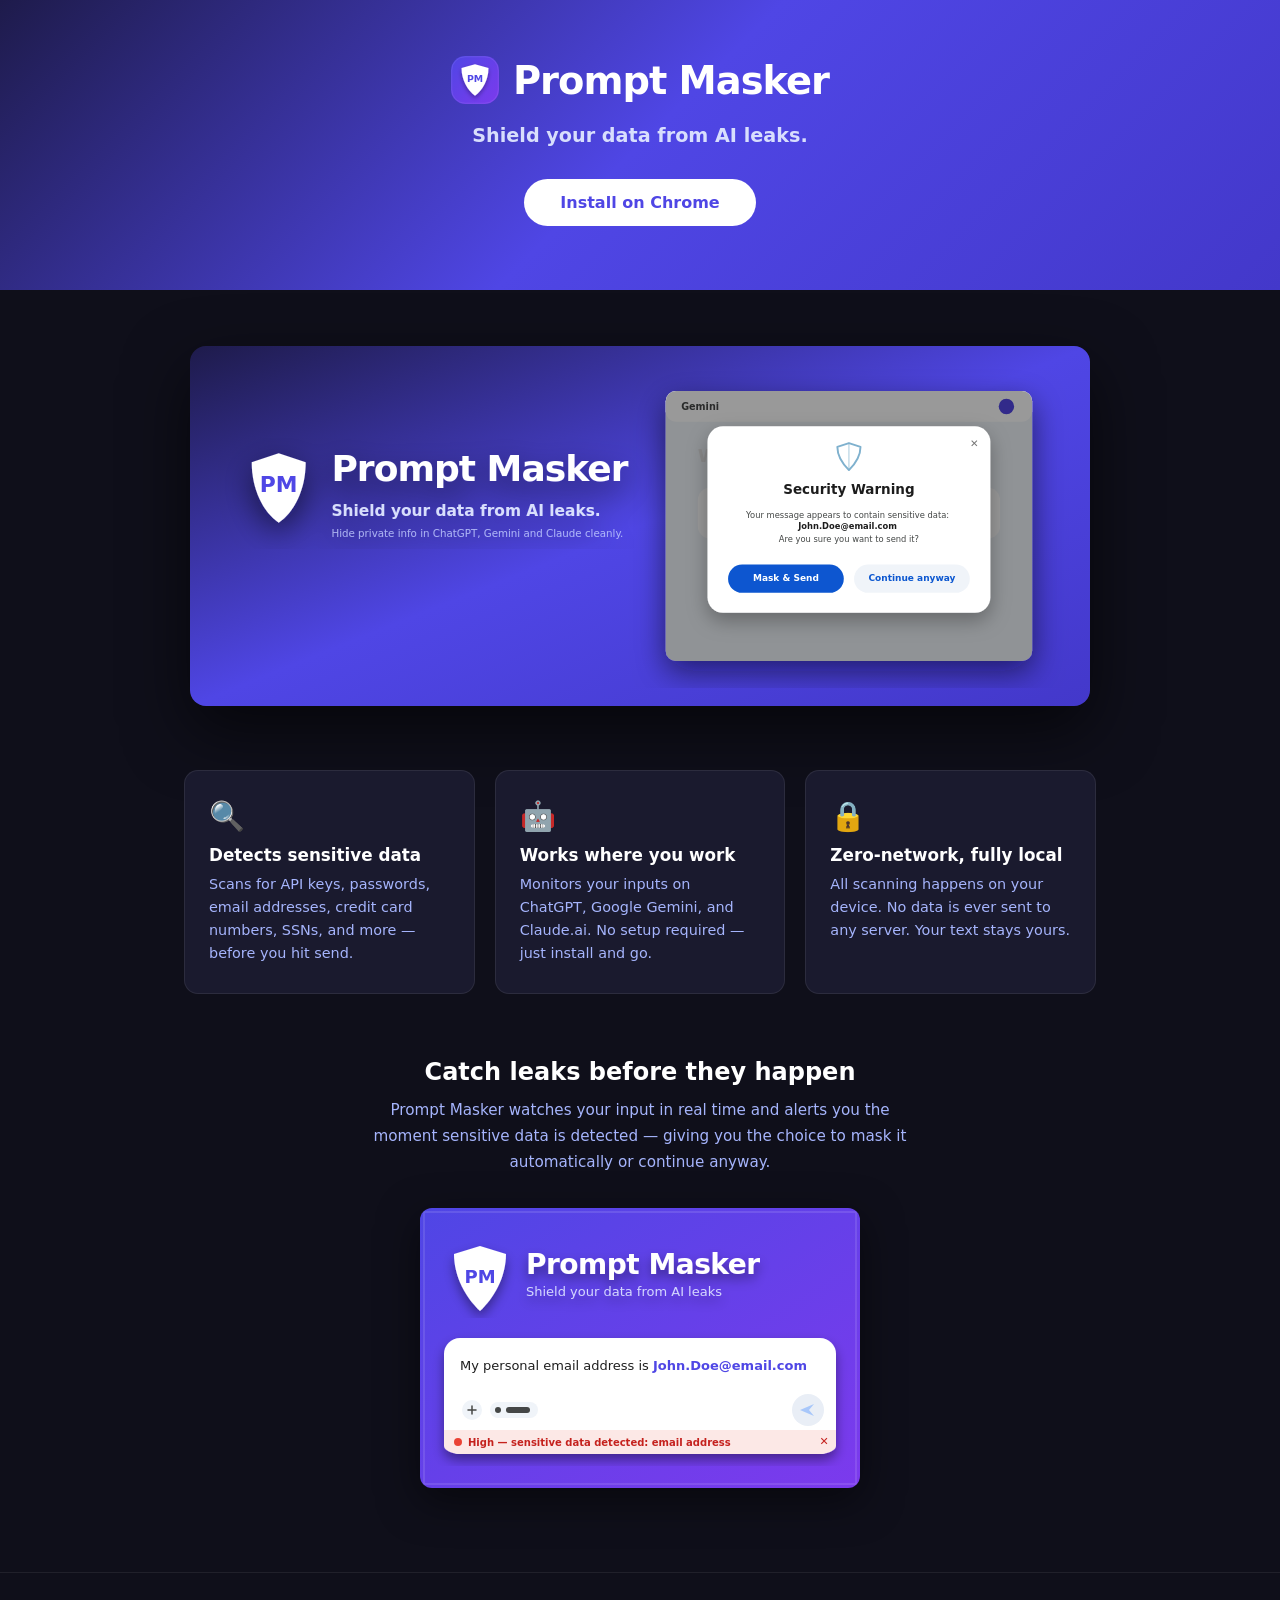
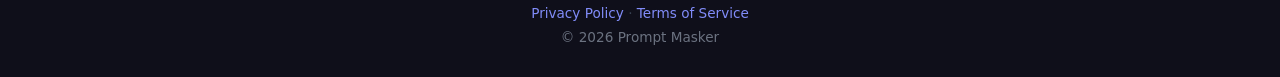
<file: docs/index.html>
<!DOCTYPE html>
<html lang="en">
<head>
  <meta charset="UTF-8" />
  <meta name="viewport" content="width=device-width, initial-scale=1.0" />
  <title>Prompt Masker — Shield your data from AI leaks</title>
  <style>
    *, *::before, *::after { box-sizing: border-box; margin: 0; padding: 0; }

    body {
      font-family: system-ui, -apple-system, sans-serif;
      background: #0f0f1a;
      color: #e0e7ff;
      min-height: 100vh;
    }

    /* ── Header ── */
    header {
      background: linear-gradient(135deg, #1E1B4B, #4F46E5, #4338CA);
      padding: 56px 24px 64px;
      text-align: center;
    }

    .header-logo {
      display: flex;
      align-items: center;
      justify-content: center;
      gap: 14px;
      margin-bottom: 20px;
    }

    .header-logo svg { width: 48px; height: 48px; }

    .header-logo h1 {
      font-size: 2.4rem;
      font-weight: 900;
      color: #fff;
      letter-spacing: -1px;
    }

    .tagline {
      font-size: 1.2rem;
      font-weight: 600;
      color: #E0E7FF;
      opacity: 0.95;
      margin-bottom: 32px;
    }

    .cta-btn {
      display: inline-block;
      background: #fff;
      color: #4F46E5;
      font-size: 1rem;
      font-weight: 700;
      padding: 14px 36px;
      border-radius: 999px;
      text-decoration: none;
      transition: background 0.15s, color 0.15s;
    }

    .cta-btn:hover {
      background: #E0E7FF;
    }

    /* ── Hero visual ── */
    .hero {
      display: flex;
      justify-content: center;
      padding: 56px 24px 0;
    }

    .hero svg {
      max-width: 900px;
      width: 100%;
      border-radius: 16px;
      box-shadow: 0 24px 64px rgba(0,0,0,0.6);
    }

    /* ── Features ── */
    .features {
      max-width: 960px;
      margin: 64px auto 0;
      padding: 0 24px;
      display: grid;
      grid-template-columns: repeat(auto-fit, minmax(260px, 1fr));
      gap: 20px;
    }

    .card {
      background: #1a1a2e;
      border: 1px solid rgba(255,255,255,0.08);
      border-radius: 14px;
      padding: 28px 24px;
    }

    .card-icon {
      font-size: 1.8rem;
      margin-bottom: 12px;
    }

    .card h3 {
      font-size: 1.05rem;
      font-weight: 700;
      color: #fff;
      margin-bottom: 8px;
    }

    .card p {
      font-size: 0.9rem;
      color: #a5b4fc;
      line-height: 1.6;
    }

    /* ── How it works ── */
    .how {
      max-width: 600px;
      margin: 64px auto 0;
      padding: 0 24px;
      text-align: center;
    }

    .how h2 {
      font-size: 1.5rem;
      font-weight: 800;
      color: #fff;
      margin-bottom: 12px;
    }

    .how p {
      font-size: 0.95rem;
      color: #a5b4fc;
      line-height: 1.7;
      margin-bottom: 32px;
    }

    .how svg {
      max-width: 440px;
      width: 100%;
      border-radius: 12px;
      box-shadow: 0 12px 40px rgba(0,0,0,0.5);
    }

    /* ── Footer ── */
    footer {
      margin-top: 80px;
      padding: 32px 24px;
      text-align: center;
      border-top: 1px solid rgba(255,255,255,0.07);
      color: #6b7280;
      font-size: 0.85rem;
    }

    footer a {
      color: #818cf8;
      text-decoration: none;
    }

    footer a:hover { text-decoration: underline; }

    footer .footer-links {
      margin-bottom: 8px;
    }

    footer .footer-links a + a::before {
      content: " · ";
      color: #374151;
    }
  </style>
</head>
<body>

  <header>
    <div class="header-logo">
      <!-- pmicon.svg -->
      <svg xmlns="http://www.w3.org/2000/svg" viewBox="0 0 128 128">
        <defs>
          <linearGradient id="hdr-bg" x1="0%" y1="0%" x2="100%" y2="100%">
            <stop offset="0%" stop-color="#4F46E5" />
            <stop offset="100%" stop-color="#7C3AED" />
          </linearGradient>
          <filter id="hdr-shadow" x="-20%" y="-20%" width="140%" height="140%">
            <feDropShadow dx="0" dy="6" stdDeviation="5" flood-color="#0A051D" flood-opacity="0.35"/>
          </filter>
        </defs>
        <rect width="128" height="128" rx="38" fill="url(#hdr-bg)" />
        <rect x="2" y="2" width="124" height="124" rx="36" fill="none" stroke="#FFFFFF" stroke-width="1.5" stroke-opacity="0.15" />
        <g filter="url(#hdr-shadow)">
          <path d="M64,22 L100,32 C100,64 84,91 64,106 C44,91 28,64 28,32 Z" fill="#FFFFFF" />
          <text x="64" y="59" font-family="system-ui,-apple-system,'Segoe UI',Roboto,sans-serif" font-size="25" font-weight="900" letter-spacing="-0.5" fill="#4F46E5" text-anchor="middle" dominant-baseline="central">PM</text>
        </g>
      </svg>
      <h1>Prompt Masker</h1>
    </div>
    <p class="tagline">Shield your data from AI leaks.</p>
    <!-- TODO: add CWS link -->
    <a class="cta-btn" href="#">Install on Chrome</a>
  </header>

  <!-- Hero marquee visual -->
  <section class="hero">
    <svg xmlns="http://www.w3.org/2000/svg" viewBox="0 0 1400 560">
      <defs>
        <linearGradient id="hero-grad" x1="0%" y1="0%" x2="100%" y2="100%">
          <stop offset="0%" stop-color="#1E1B4B" />
          <stop offset="50%" stop-color="#4F46E5" />
          <stop offset="100%" stop-color="#4338CA" />
        </linearGradient>
        <filter id="hero-win-shadow" x="-10%" y="-10%" width="120%" height="120%">
          <feDropShadow dx="0" dy="16" stdDeviation="24" flood-color="#03010A" flood-opacity="0.55"/>
        </filter>
        <filter id="hero-modal-shadow" x="-20%" y="-20%" width="140%" height="140%">
          <feDropShadow dx="0" dy="12" stdDeviation="16" flood-color="#000000" flood-opacity="0.3"/>
        </filter>
      </defs>
      <rect width="1400" height="560" fill="url(#hero-grad)" />
      <g transform="translate(90, 155)" filter="url(#hero-win-shadow)">
        <path d="M48,12 L90,26 C90,68 72,104 48,120 C24,104 6,68 6,26 Z" fill="#FFFFFF" />
        <text x="48" y="72" font-family="system-ui, sans-serif" font-size="34" font-weight="900" fill="#4F46E5" text-anchor="middle">PM</text>
        <text x="130" y="55" font-family="system-ui, sans-serif" font-size="56" font-weight="900" fill="#FFFFFF" letter-spacing="-1.5">Prompt Masker</text>
        <text x="130" y="110" font-family="system-ui, sans-serif" font-size="24" font-weight="600" fill="#E0E7FF" opacity="0.95">Shield your data from AI leaks.</text>
        <text x="130" y="142" font-family="system-ui, sans-serif" font-size="16" font-weight="400" fill="#C7D2FE" opacity="0.8">Hide private info in ChatGPT, Gemini and Claude cleanly.</text>
      </g>
      <g transform="translate(740, 70)" filter="url(#hero-win-shadow)">
        <rect width="570" height="420" rx="16" fill="#F0F4F9" />
        <rect width="570" height="48" rx="16" fill="#FFFFFF" />
        <text x="24" y="29" font-family="system-ui, sans-serif" font-size="15" font-weight="600" fill="#444746">Gemini</text>
        <circle cx="530" cy="24" r="12" fill="#4F46E5" />
        <text x="50" y="110" font-family="system-ui, sans-serif" font-size="28" font-weight="700" fill="#E3E3E3">Where should we start?</text>
        <rect x="50" y="150" width="470" height="80" rx="20" fill="#FFFFFF" />
        <text x="70" y="185" font-family="system-ui, sans-serif" font-size="13" fill="#C2C2C2">My personal email address is John.Doe@email.com...</text>
        <rect width="570" height="420" rx="16" fill="#000000" fill-opacity="0.4" />
        <g transform="translate(65, 55)" filter="url(#hero-modal-shadow)">
          <rect width="440" height="290" rx="24" fill="#FFFFFF" />
          <text x="415" y="32" font-family="system-ui, sans-serif" font-size="16" font-weight="400" fill="#757575" text-anchor="middle">✕</text>
          <g transform="translate(198, 24)">
            <path d="M22,2 L40,8 C40,24 29,37 22,44 C15,37 4,24 4,8 Z" fill="none" stroke="#7FB1CE" stroke-width="3" stroke-linecap="round" stroke-linejoin="round" />
            <path d="M22,2 L22,44" stroke="#7FB1CE" stroke-width="1.5" opacity="0.7" />
          </g>
          <text x="220" y="105" font-family="system-ui,-apple-system,sans-serif" font-size="21" font-weight="700" fill="#1F1F1F" text-anchor="middle">Security Warning</text>
          <text x="220" y="142" font-family="system-ui, sans-serif" font-size="13" font-weight="400" fill="#444746" text-anchor="middle">
            <tspan x="220" dy="0">Your message appears to contain sensitive data:</tspan>
            <tspan x="220" dy="18" fill="#1F1F1F" font-weight="600">John.Doe@email.com</tspan>
            <tspan x="220" dy="20">Are you sure you want to send it?</tspan>
          </text>
          <g transform="translate(32, 215)">
            <rect width="180" height="44" rx="22" fill="#0B57D0" />
            <text x="90" y="26" font-family="system-ui, sans-serif" font-size="14" font-weight="700" fill="#FFFFFF" text-anchor="middle">Mask &amp; Send</text>
            <rect x="196" width="180" height="44" rx="22" fill="#F0F4F9" />
            <text x="286" y="26" font-family="system-ui, sans-serif" font-size="14" font-weight="600" fill="#0B57D0" text-anchor="middle">Continue anyway</text>
          </g>
        </g>
      </g>
    </svg>
  </section>

  <!-- Feature cards -->
  <section class="features">
    <div class="card">
      <div class="card-icon">🔍</div>
      <h3>Detects sensitive data</h3>
      <p>Scans for API keys, passwords, email addresses, credit card numbers, SSNs, and more — before you hit send.</p>
    </div>
    <div class="card">
      <div class="card-icon">🤖</div>
      <h3>Works where you work</h3>
      <p>Monitors your inputs on ChatGPT, Google Gemini, and Claude.ai. No setup required — just install and go.</p>
    </div>
    <div class="card">
      <div class="card-icon">🔒</div>
      <h3>Zero-network, fully local</h3>
      <p>All scanning happens on your device. No data is ever sent to any server. Your text stays yours.</p>
    </div>
  </section>

  <!-- How it works -->
  <section class="how">
    <h2>Catch leaks before they happen</h2>
    <p>Prompt Masker watches your input in real time and alerts you the moment sensitive data is detected — giving you the choice to mask it automatically or continue anyway.</p>
    <!-- pm-svg.svg tile -->
    <svg xmlns="http://www.w3.org/2000/svg" viewBox="0 0 440 280">
      <defs>
        <linearGradient id="tile-grad" x1="0%" y1="0%" x2="100%" y2="100%">
          <stop offset="0%" stop-color="#4F46E5" />
          <stop offset="100%" stop-color="#7C3AED" />
        </linearGradient>
        <filter id="tile-shadow" x="-10%" y="-10%" width="120%" height="120%">
          <feDropShadow dx="0" dy="6" stdDeviation="6" flood-color="#05020C" flood-opacity="0.4"/>
        </filter>
      </defs>
      <rect width="440" height="280" fill="url(#tile-grad)" />
      <rect x="4" y="4" width="432" height="272" fill="none" stroke="#FFFFFF" stroke-width="1.5" stroke-opacity="0.15" />
      <g transform="translate(24, 28)" filter="url(#tile-shadow)">
        <path d="M36,10 L62,18 C62,42 49,63 36,75 C23,63 10,42 10,18 Z" fill="#FFFFFF" />
        <text x="36" y="47" font-family="system-ui, sans-serif" font-size="18" font-weight="900" fill="#4F46E5" text-anchor="middle">PM</text>
        <text x="82" y="38" font-family="system-ui, sans-serif" font-size="28" font-weight="800" fill="#FFFFFF" letter-spacing="-0.5">Prompt Masker</text>
        <text x="82" y="60" font-family="system-ui, sans-serif" font-size="13" font-weight="500" fill="#E0E7FF" opacity="0.9">Shield your data from AI leaks</text>
      </g>
      <g transform="translate(24, 130)" filter="url(#tile-shadow)">
        <rect width="392" height="116" rx="16" fill="#FFFFFF" />
        <text x="16" y="32" font-family="system-ui,-apple-system,sans-serif" font-size="13" font-weight="400" fill="#1F1F1F">
          My personal email address is <tspan fill="#4F46E5" font-weight="600">John.Doe@email.com</tspan>
        </text>
        <circle cx="28" cy="72" r="10" fill="#F0F4F9" />
        <path d="M24,72 L32,72 M28,68 L28,76" stroke="#444746" stroke-width="1.5" stroke-linecap="round" />
        <rect x="46" y="64" width="48" height="16" rx="8" fill="#F0F4F9" />
        <circle cx="54" cy="72" r="3" fill="#444746" />
        <rect x="62" y="69" width="24" height="6" rx="3" fill="#444746" />
        <circle cx="364" cy="72" r="16" fill="#E9EEF6" />
        <path d="M356,72 L370,66 L365,72 L370,78 Z" fill="#A8C7FA" />
        <g transform="translate(0, 92)">
          <path d="M0,0 L392,0 L392,16 C392,20 384,24 376,24 L16,24 C8,24 0,20 0,16 Z" fill="#FCE8E6" />
          <circle cx="14" cy="12" r="4" fill="#EA4335" />
          <text x="24" y="16" font-family="system-ui, sans-serif" font-size="10" font-weight="700" fill="#C5221F">High — sensitive data detected: email address</text>
          <text x="380" y="15" font-family="system-ui, sans-serif" font-size="11" font-weight="500" fill="#C5221F" text-anchor="middle">✕</text>
        </g>
      </g>
    </svg>
  </section>

  <footer>
    <div class="footer-links">
      <a href="privacy_policy.html">Privacy Policy</a>
      <a href="terms.html">Terms of Service</a>
    </div>
    <div>© 2026 Prompt Masker</div>
  </footer>

</body>
</html>
</file>
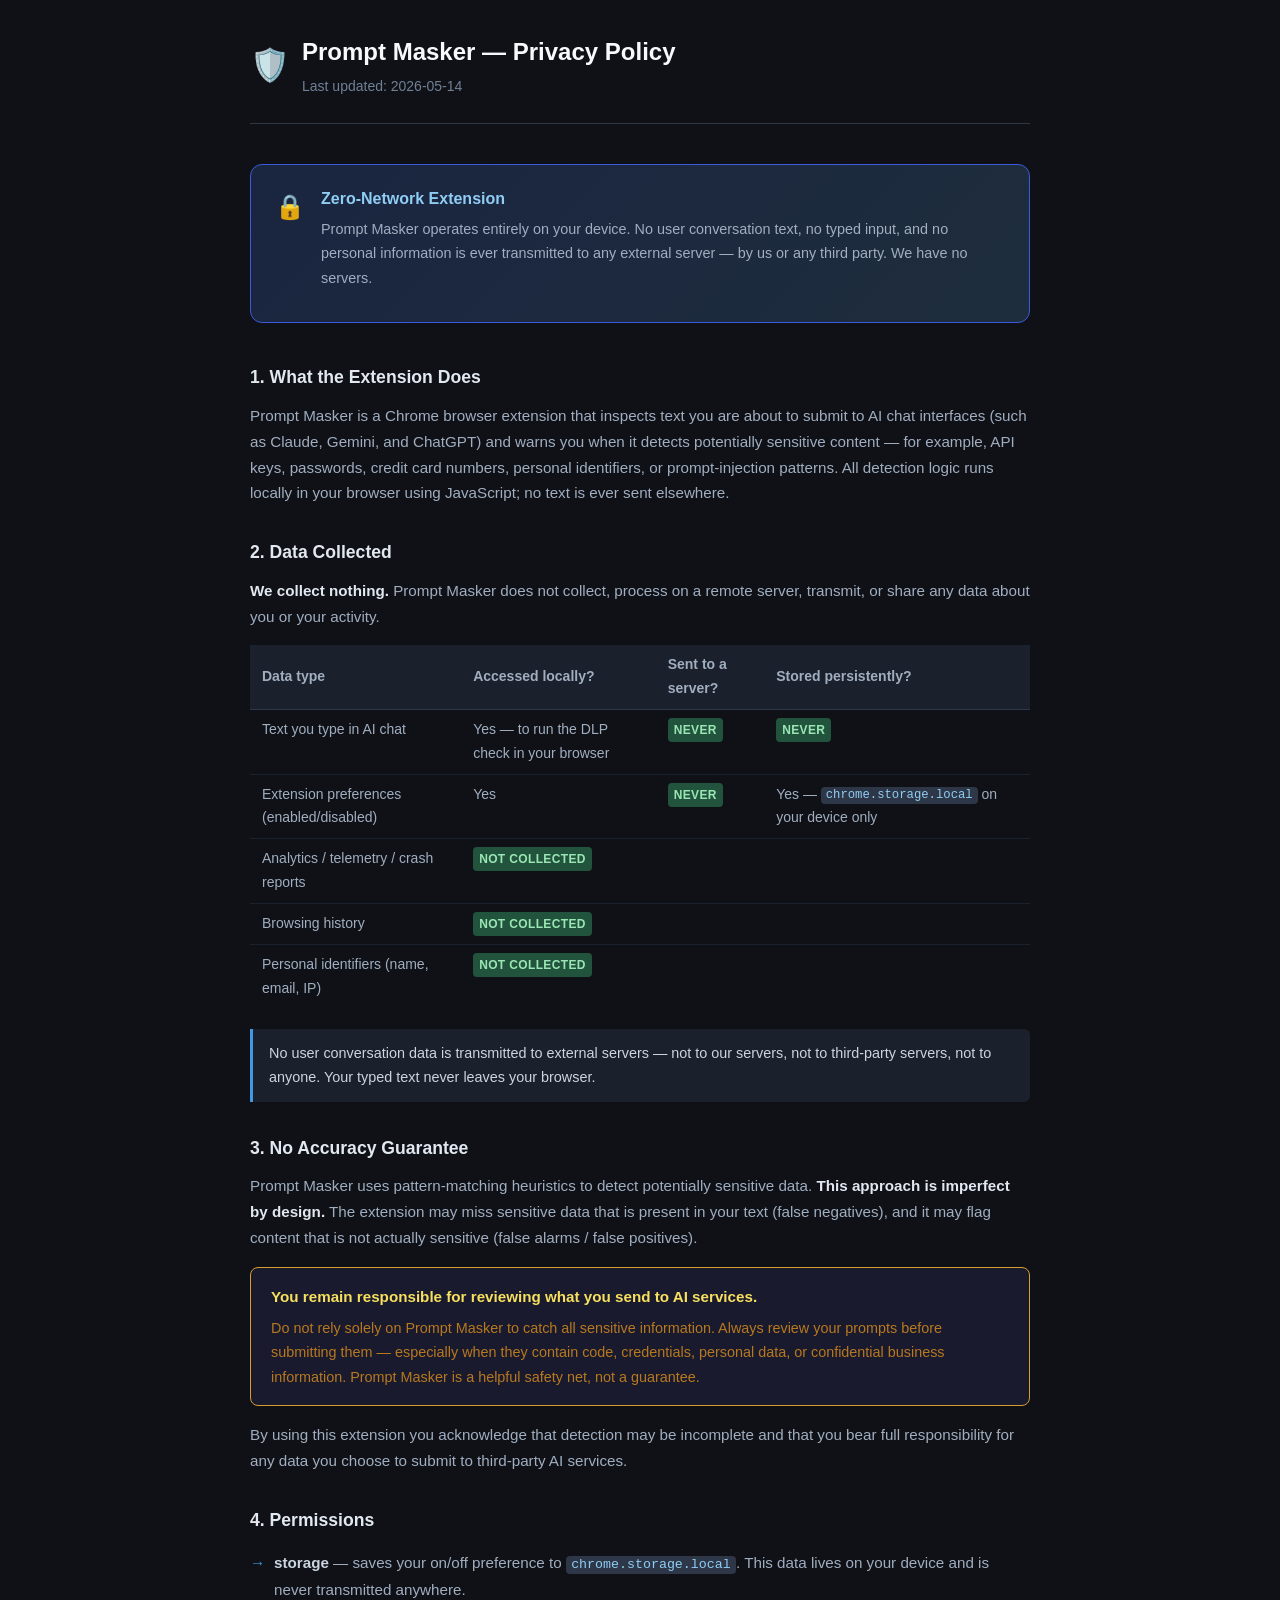
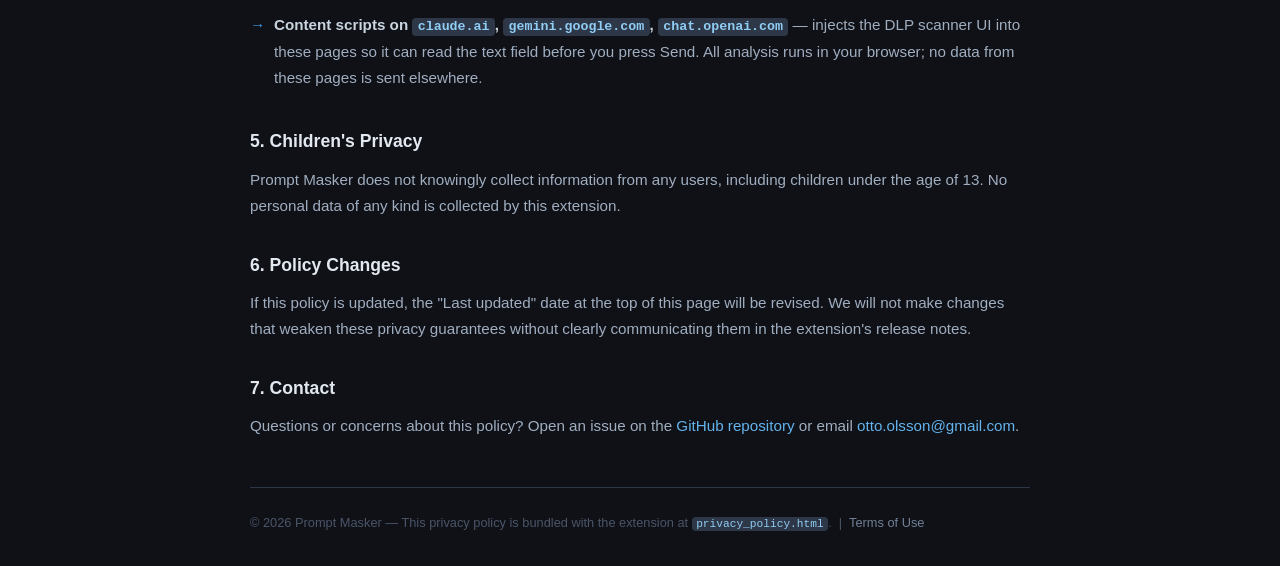
<file: docs/privacy_policy.html>
<!DOCTYPE html>
<html lang="en">
<head>
  <meta charset="UTF-8" />
  <meta name="viewport" content="width=device-width, initial-scale=1.0" />
  <title>Privacy Policy — Prompt Masker</title>
  <style>
    *, *::before, *::after { box-sizing: border-box; margin: 0; padding: 0; }

    body {
      font-family: -apple-system, BlinkMacSystemFont, "Segoe UI", Roboto, sans-serif;
      background: #0f1117;
      color: #e2e8f0;
      line-height: 1.7;
      padding: 2rem 1rem;
    }

    .container {
      max-width: 780px;
      margin: 0 auto;
    }

    header {
      display: flex;
      align-items: center;
      gap: 0.75rem;
      margin-bottom: 2.5rem;
      padding-bottom: 1.5rem;
      border-bottom: 1px solid #2d3748;
    }

    header .shield {
      font-size: 2rem;
      line-height: 1;
    }

    header h1 {
      font-size: 1.5rem;
      font-weight: 700;
      color: #f7fafc;
    }

    header .subtitle {
      font-size: 0.875rem;
      color: #718096;
      margin-top: 0.15rem;
    }

    .zero-network-banner {
      background: linear-gradient(135deg, #1a2540 0%, #1e2d3d 100%);
      border: 1px solid #3b5bdb;
      border-radius: 12px;
      padding: 1.25rem 1.5rem;
      margin-bottom: 2.5rem;
      display: flex;
      align-items: flex-start;
      gap: 1rem;
    }

    .zero-network-banner .icon {
      font-size: 1.5rem;
      flex-shrink: 0;
      margin-top: 0.1rem;
    }

    .zero-network-banner strong {
      display: block;
      color: #90cdf4;
      font-size: 1rem;
      margin-bottom: 0.3rem;
    }

    .zero-network-banner p {
      color: #a0aec0;
      font-size: 0.9rem;
    }

    h2 {
      font-size: 1.1rem;
      font-weight: 600;
      color: #e2e8f0;
      margin-top: 2rem;
      margin-bottom: 0.6rem;
    }

    p {
      color: #a0aec0;
      font-size: 0.95rem;
      margin-bottom: 0.75rem;
    }

    p strong {
      color: #e2e8f0;
    }

    ul {
      list-style: none;
      padding: 0;
      margin-bottom: 0.75rem;
    }

    ul li {
      color: #a0aec0;
      font-size: 0.95rem;
      padding: 0.3rem 0 0.3rem 1.5rem;
      position: relative;
    }

    ul li::before {
      content: "→";
      position: absolute;
      left: 0;
      color: #4299e1;
    }

    ul li strong {
      color: #cbd5e0;
    }

    code {
      background: #2d3748;
      color: #90cdf4;
      border-radius: 4px;
      padding: 0.1em 0.4em;
      font-family: "SFMono-Regular", Consolas, "Liberation Mono", Menlo, monospace;
      font-size: 0.875em;
    }

    .highlight {
      background: #1a202c;
      border-left: 3px solid #4299e1;
      border-radius: 0 6px 6px 0;
      padding: 0.75rem 1rem;
      margin: 1rem 0;
      font-size: 0.9rem;
      color: #cbd5e0;
    }

    .warning-box {
      background: #1a1a2e;
      border: 1px solid #d69e2e;
      border-radius: 8px;
      padding: 1rem 1.25rem;
      margin: 1rem 0;
    }

    .warning-box strong {
      display: block;
      color: #f6e05e;
      font-size: 0.95rem;
      margin-bottom: 0.4rem;
    }

    .warning-box p {
      color: #b7791f;
      font-size: 0.9rem;
      margin-bottom: 0;
    }

    .data-table {
      width: 100%;
      border-collapse: collapse;
      margin: 1rem 0 1.25rem;
      font-size: 0.875rem;
    }

    .data-table th {
      text-align: left;
      padding: 0.5rem 0.75rem;
      background: #1a202c;
      color: #a0aec0;
      font-weight: 600;
      border-bottom: 1px solid #2d3748;
    }

    .data-table td {
      padding: 0.5rem 0.75rem;
      border-bottom: 1px solid #1a202c;
      color: #a0aec0;
      vertical-align: top;
    }

    .data-table tr:last-child td {
      border-bottom: none;
    }

    .badge-no {
      display: inline-block;
      background: #22543d;
      color: #9ae6b4;
      font-size: 0.75rem;
      font-weight: 700;
      border-radius: 4px;
      padding: 0.15em 0.5em;
      letter-spacing: 0.03em;
    }

    footer {
      margin-top: 3rem;
      padding-top: 1.5rem;
      border-top: 1px solid #2d3748;
      font-size: 0.8rem;
      color: #4a5568;
    }

    footer a {
      color: #718096;
    }

    a {
      color: #63b3ed;
      text-decoration: none;
    }

    a:hover {
      text-decoration: underline;
    }
  </style>
</head>
<body>
  <div class="container">

    <header>
      <span class="shield">🛡️</span>
      <div>
        <h1>Prompt Masker — Privacy Policy</h1>
        <div class="subtitle">Last updated: 2026-05-14</div>
      </div>
    </header>

    <!-- ── Zero-Network callout ─────────────────────────────────────────── -->
    <div class="zero-network-banner">
      <span class="icon">🔒</span>
      <div>
        <strong>Zero-Network Extension</strong>
        <p>
          Prompt Masker operates entirely on your device. No user conversation text,
          no typed input, and no personal information is ever transmitted to any
          external server — by us or any third party. We have no servers.
        </p>
      </div>
    </div>

    <!-- ── 1. What the extension does ───────────────────────────────────── -->
    <h2>1. What the Extension Does</h2>
    <p>
      Prompt Masker is a Chrome browser extension that inspects text you are about to
      submit to AI chat interfaces (such as Claude, Gemini, and ChatGPT) and warns
      you when it detects potentially sensitive content — for example, API keys,
      passwords, credit card numbers, personal identifiers, or prompt-injection
      patterns. All detection logic runs locally in your browser using JavaScript;
      no text is ever sent elsewhere.
    </p>

    <!-- ── 2. Data collected ─────────────────────────────────────────────── -->
    <h2>2. Data Collected</h2>
    <p>
      <strong>We collect nothing.</strong> Prompt Masker does not collect, process on
      a remote server, transmit, or share any data about you or your activity.
    </p>

    <table class="data-table">
      <thead>
        <tr>
          <th>Data type</th>
          <th>Accessed locally?</th>
          <th>Sent to a server?</th>
          <th>Stored persistently?</th>
        </tr>
      </thead>
      <tbody>
        <tr>
          <td>Text you type in AI chat</td>
          <td>Yes — to run the DLP check in your browser</td>
          <td><span class="badge-no">NEVER</span></td>
          <td><span class="badge-no">NEVER</span></td>
        </tr>
        <tr>
          <td>Extension preferences (enabled/disabled)</td>
          <td>Yes</td>
          <td><span class="badge-no">NEVER</span></td>
          <td>Yes — <code>chrome.storage.local</code> on your device only</td>
        </tr>
        <tr>
          <td>Analytics / telemetry / crash reports</td>
          <td colspan="3"><span class="badge-no">NOT COLLECTED</span></td>
        </tr>
        <tr>
          <td>Browsing history</td>
          <td colspan="3"><span class="badge-no">NOT COLLECTED</span></td>
        </tr>
        <tr>
          <td>Personal identifiers (name, email, IP)</td>
          <td colspan="3"><span class="badge-no">NOT COLLECTED</span></td>
        </tr>
      </tbody>
    </table>

    <div class="highlight">
      No user conversation data is transmitted to external servers — not to our
      servers, not to third-party servers, not to anyone. Your typed text never
      leaves your browser.
    </div>

    <!-- ── 3. No accuracy guarantee ─────────────────────────────────────── -->
    <h2>3. No Accuracy Guarantee</h2>
    <p>
      Prompt Masker uses pattern-matching heuristics to detect potentially sensitive
      data. <strong>This approach is imperfect by design.</strong> The extension may
      miss sensitive data that is present in your text (false negatives), and it may
      flag content that is not actually sensitive (false alarms / false positives).
    </p>
    <div class="warning-box">
      <strong>You remain responsible for reviewing what you send to AI services.</strong>
      <p>
        Do not rely solely on Prompt Masker to catch all sensitive information.
        Always review your prompts before submitting them — especially when they
        contain code, credentials, personal data, or confidential business information.
        Prompt Masker is a helpful safety net, not a guarantee.
      </p>
    </div>
    <p>
      By using this extension you acknowledge that detection may be incomplete and
      that you bear full responsibility for any data you choose to submit to third-party
      AI services.
    </p>

    <!-- ── 4. Permissions ────────────────────────────────────────────────── -->
    <h2>4. Permissions</h2>
    <ul>
      <li>
        <strong>storage</strong> — saves your on/off preference to
        <code>chrome.storage.local</code>. This data lives on your device and is
        never transmitted anywhere.
      </li>
      <li>
        <strong>Content scripts on <code>claude.ai</code>,
        <code>gemini.google.com</code>, <code>chat.openai.com</code></strong> —
        injects the DLP scanner UI into these pages so it can read the text field
        before you press Send. All analysis runs in your browser; no data from
        these pages is sent elsewhere.
      </li>
    </ul>

    <!-- ── 5. Children's Privacy ────────────────────────────────────────── -->
    <h2>5. Children's Privacy</h2>
    <p>
      Prompt Masker does not knowingly collect information from any users, including
      children under the age of 13. No personal data of any kind is collected by
      this extension.
    </p>

    <!-- ── 6. Policy Changes ─────────────────────────────────────────────── -->
    <h2>6. Policy Changes</h2>
    <p>
      If this policy is updated, the "Last updated" date at the top of this page
      will be revised. We will not make changes that weaken these privacy
      guarantees without clearly communicating them in the extension's release
      notes.
    </p>

    <!-- ── 7. Contact ────────────────────────────────────────────────────── -->
    <h2>7. Contact</h2>
    <p>
      Questions or concerns about this policy? Open an issue on the
      <a href="https://github.com/noloss/promptmasker" target="_blank"
         rel="noopener noreferrer">GitHub repository</a>
      or email
      <a href="mailto:otto.olsson@gmail.com">otto.olsson@gmail.com</a>.
    </p>

    <footer>
      &copy; 2026 Prompt Masker &mdash; This privacy policy is bundled with the
      extension at <code>privacy_policy.html</code>. &nbsp;|&nbsp;
      <a href="terms.html">Terms of Use</a>
    </footer>

  </div>
</body>
</html>
</file>
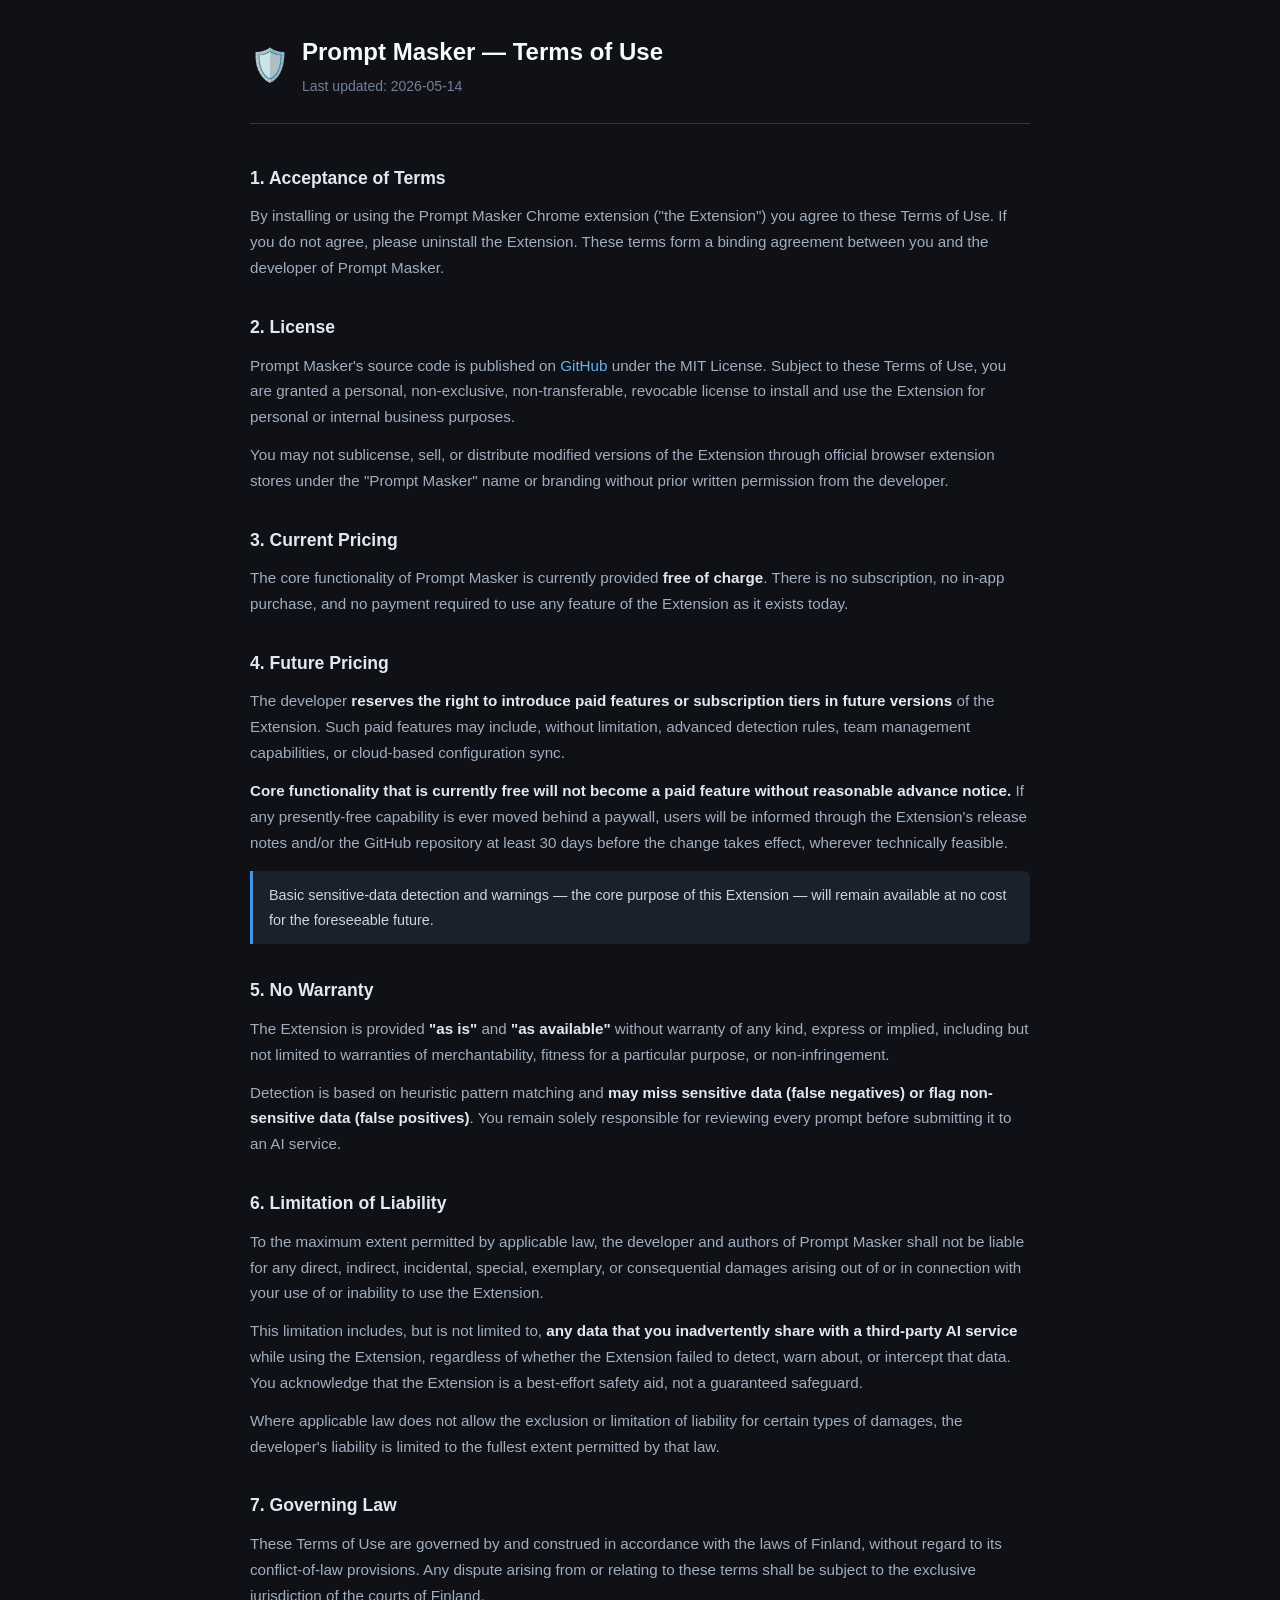
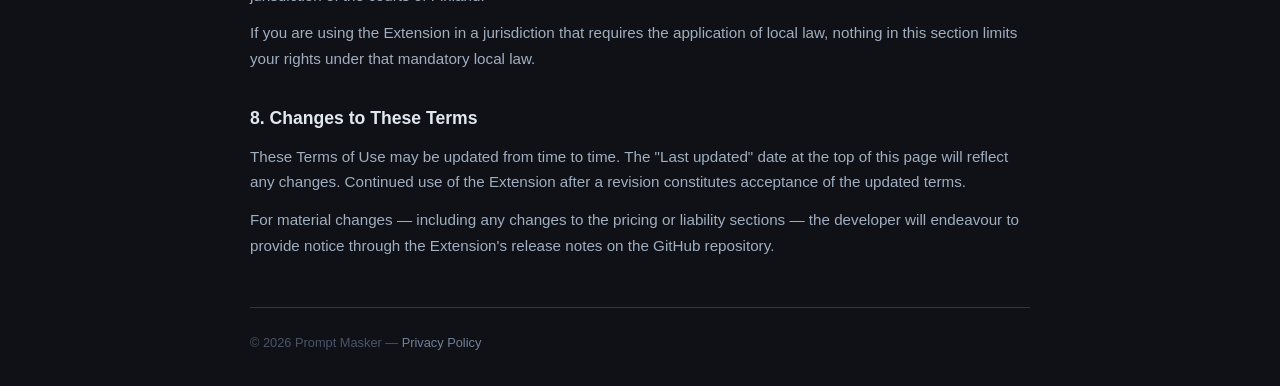
<file: docs/terms.html>
<!DOCTYPE html>
<html lang="en">
<head>
  <meta charset="UTF-8" />
  <meta name="viewport" content="width=device-width, initial-scale=1.0" />
  <title>Terms of Use — Prompt Masker</title>
  <style>
    *, *::before, *::after { box-sizing: border-box; margin: 0; padding: 0; }

    body {
      font-family: -apple-system, BlinkMacSystemFont, "Segoe UI", Roboto, sans-serif;
      background: #0f1117;
      color: #e2e8f0;
      line-height: 1.7;
      padding: 2rem 1rem;
    }

    .container {
      max-width: 780px;
      margin: 0 auto;
    }

    header {
      display: flex;
      align-items: center;
      gap: 0.75rem;
      margin-bottom: 2.5rem;
      padding-bottom: 1.5rem;
      border-bottom: 1px solid #2d3748;
    }

    header .shield {
      font-size: 2rem;
      line-height: 1;
    }

    header h1 {
      font-size: 1.5rem;
      font-weight: 700;
      color: #f7fafc;
    }

    header .subtitle {
      font-size: 0.875rem;
      color: #718096;
      margin-top: 0.15rem;
    }

    h2 {
      font-size: 1.1rem;
      font-weight: 600;
      color: #e2e8f0;
      margin-top: 2rem;
      margin-bottom: 0.6rem;
    }

    p {
      color: #a0aec0;
      font-size: 0.95rem;
      margin-bottom: 0.75rem;
    }

    p strong {
      color: #e2e8f0;
    }

    .highlight {
      background: #1a202c;
      border-left: 3px solid #4299e1;
      border-radius: 0 6px 6px 0;
      padding: 0.75rem 1rem;
      margin: 1rem 0;
      font-size: 0.9rem;
      color: #cbd5e0;
    }

    .info-box {
      background: #1a2540;
      border: 1px solid #3b5bdb;
      border-radius: 8px;
      padding: 1rem 1.25rem;
      margin: 1rem 0;
    }

    .info-box strong {
      display: block;
      color: #90cdf4;
      font-size: 0.95rem;
      margin-bottom: 0.4rem;
    }

    .info-box p {
      color: #a0aec0;
      font-size: 0.9rem;
      margin-bottom: 0;
    }

    footer {
      margin-top: 3rem;
      padding-top: 1.5rem;
      border-top: 1px solid #2d3748;
      font-size: 0.8rem;
      color: #4a5568;
    }

    footer a {
      color: #718096;
    }

    a {
      color: #63b3ed;
      text-decoration: none;
    }

    a:hover {
      text-decoration: underline;
    }
  </style>
</head>
<body>
  <div class="container">

    <header>
      <span class="shield">🛡️</span>
      <div>
        <h1>Prompt Masker — Terms of Use</h1>
        <div class="subtitle">Last updated: 2026-05-14</div>
      </div>
    </header>

    <!-- ── 1. Acceptance ──────────────────────────────────────────────────── -->
    <h2>1. Acceptance of Terms</h2>
    <p>
      By installing or using the Prompt Masker Chrome extension ("the Extension")
      you agree to these Terms of Use. If you do not agree, please uninstall
      the Extension. These terms form a binding agreement between you and the
      developer of Prompt Masker.
    </p>

    <!-- ── 2. License ─────────────────────────────────────────────────────── -->
    <h2>2. License</h2>
    <p>
      Prompt Masker's source code is published on
      <a href="https://github.com/noloss/promptmasker" target="_blank"
         rel="noopener noreferrer">GitHub</a>
      under the MIT License. Subject to these Terms of Use, you are granted a
      personal, non-exclusive, non-transferable, revocable license to install and
      use the Extension for personal or internal business purposes.
    </p>
    <p>
      You may not sublicense, sell, or distribute modified versions of the Extension
      through official browser extension stores under the "Prompt Masker" name or
      branding without prior written permission from the developer.
    </p>

    <!-- ── 3. Current Pricing ─────────────────────────────────────────────── -->
    <h2>3. Current Pricing</h2>
    <p>
      The core functionality of Prompt Masker is currently provided
      <strong>free of charge</strong>. There is no subscription, no in-app
      purchase, and no payment required to use any feature of the Extension as
      it exists today.
    </p>

    <!-- ── 4. Future Pricing ──────────────────────────────────────────────── -->
    <h2>4. Future Pricing</h2>
    <p>
      The developer <strong>reserves the right to introduce paid features or
      subscription tiers in future versions</strong> of the Extension. Such
      paid features may include, without limitation, advanced detection rules,
      team management capabilities, or cloud-based configuration sync.
    </p>
    <p>
      <strong>Core functionality that is currently free will not become a paid
      feature without reasonable advance notice.</strong> If any presently-free
      capability is ever moved behind a paywall, users will be informed through
      the Extension's release notes and/or the GitHub repository at least 30 days
      before the change takes effect, wherever technically feasible.
    </p>
    <div class="highlight">
      Basic sensitive-data detection and warnings — the core purpose of this
      Extension — will remain available at no cost for the foreseeable future.
    </div>

    <!-- ── 5. No Warranty ─────────────────────────────────────────────────── -->
    <h2>5. No Warranty</h2>
    <p>
      The Extension is provided <strong>"as is"</strong> and <strong>"as
      available"</strong> without warranty of any kind, express or implied,
      including but not limited to warranties of merchantability, fitness for a
      particular purpose, or non-infringement.
    </p>
    <p>
      Detection is based on heuristic pattern matching and
      <strong>may miss sensitive data (false negatives) or flag non-sensitive
      data (false positives)</strong>. You remain solely responsible for
      reviewing every prompt before submitting it to an AI service.
    </p>

    <!-- ── 6. Limitation of Liability ────────────────────────────────────── -->
    <h2>6. Limitation of Liability</h2>
    <p>
      To the maximum extent permitted by applicable law, the developer and
      authors of Prompt Masker shall not be liable for any direct, indirect,
      incidental, special, exemplary, or consequential damages arising out of or
      in connection with your use of or inability to use the Extension.
    </p>
    <p>
      This limitation includes, but is not limited to, <strong>any data that you
      inadvertently share with a third-party AI service</strong> while using the
      Extension, regardless of whether the Extension failed to detect, warn about,
      or intercept that data. You acknowledge that the Extension is a best-effort
      safety aid, not a guaranteed safeguard.
    </p>
    <p>
      Where applicable law does not allow the exclusion or limitation of liability
      for certain types of damages, the developer's liability is limited to the
      fullest extent permitted by that law.
    </p>

    <!-- ── 7. Governing Law ───────────────────────────────────────────────── -->
    <h2>7. Governing Law</h2>
    <p>
      These Terms of Use are governed by and construed in accordance with the
      laws of Finland, without regard to its conflict-of-law provisions. Any
      dispute arising from or relating to these terms shall be subject to the
      exclusive jurisdiction of the courts of Finland.
    </p>
    <p>
      If you are using the Extension in a jurisdiction that requires the
      application of local law, nothing in this section limits your rights under
      that mandatory local law.
    </p>

    <!-- ── 8. Changes to These Terms ─────────────────────────────────────── -->
    <h2>8. Changes to These Terms</h2>
    <p>
      These Terms of Use may be updated from time to time. The "Last updated"
      date at the top of this page will reflect any changes. Continued use of
      the Extension after a revision constitutes acceptance of the updated terms.
    </p>
    <p>
      For material changes — including any changes to the pricing or liability
      sections — the developer will endeavour to provide notice through the
      Extension's release notes on the GitHub repository.
    </p>

    <footer>
      &copy; 2026 Prompt Masker &mdash;
      <a href="privacy_policy.html">Privacy Policy</a>
    </footer>

  </div>
</body>
</html>
</file>
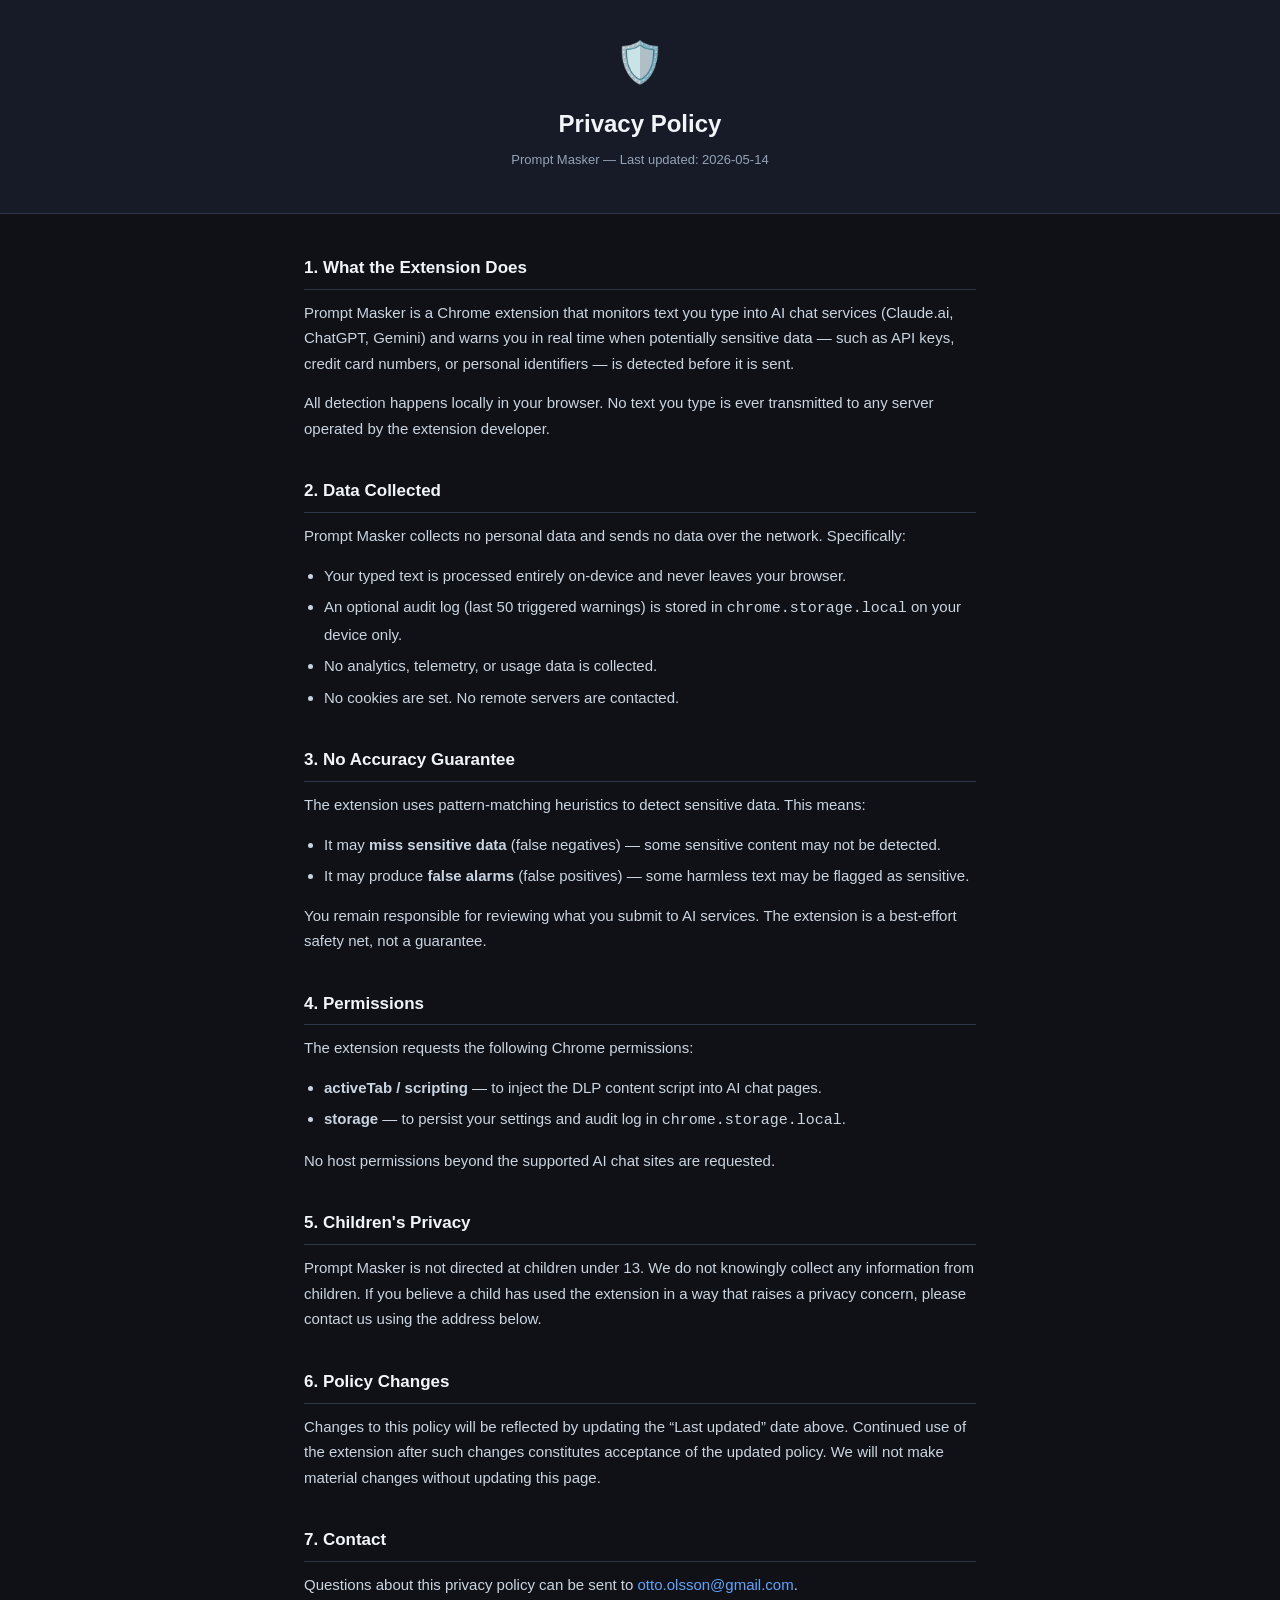
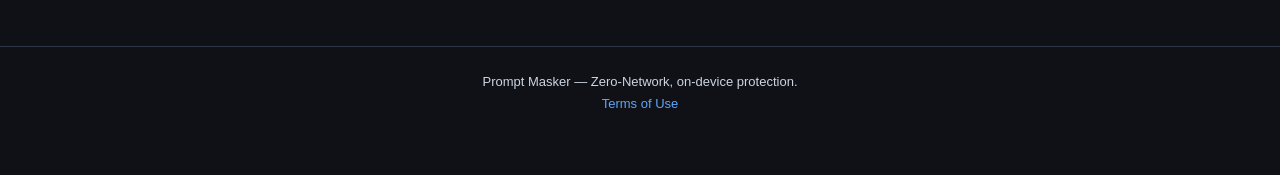
<file: extension/privacy_policy.html>
<!DOCTYPE html>
<html lang="en">
<head>
  <meta charset="UTF-8" />
  <meta name="viewport" content="width=device-width, initial-scale=1.0" />
  <title>Privacy Policy — Prompt Masker</title>
  <style>
    *, *::before, *::after { box-sizing: border-box; margin: 0; padding: 0; }
    body {
      background: #0f1117;
      color: #e2e8f0;
      font-family: -apple-system, BlinkMacSystemFont, 'Segoe UI', sans-serif;
      font-size: 15px;
      line-height: 1.7;
      padding: 0 0 48px;
    }
    header {
      background: #161b27;
      border-bottom: 1px solid #2d3748;
      padding: 28px 24px;
      text-align: center;
    }
    header .shield { font-size: 40px; display: block; margin-bottom: 8px; }
    header h1 { font-size: 24px; font-weight: 700; color: #f1f5f9; }
    header p { color: #94a3b8; font-size: 13px; margin-top: 4px; }
    .container {
      max-width: 720px;
      margin: 40px auto;
      padding: 0 24px;
    }
    h2 {
      font-size: 17px;
      font-weight: 700;
      color: #f1f5f9;
      margin: 36px 0 10px;
      padding-bottom: 6px;
      border-bottom: 1px solid #2d3748;
    }
    p { margin-bottom: 14px; color: #cbd5e1; }
    ul { margin: 0 0 14px 20px; color: #cbd5e1; }
    li { margin-bottom: 6px; }
    a { color: #60a5fa; text-decoration: none; }
    a:hover { text-decoration: underline; }
    footer {
      margin-top: 48px;
      text-align: center;
      color: #64748b;
      font-size: 13px;
      border-top: 1px solid #2d3748;
      padding-top: 24px;
    }
  </style>
</head>
<body>
  <header>
    <span class="shield">🛡️</span>
    <h1>Privacy Policy</h1>
    <p>Prompt Masker &mdash; Last updated: 2026-05-14</p>
  </header>

  <div class="container">

    <h2>1. What the Extension Does</h2>
    <p>
      Prompt Masker is a Chrome extension that monitors text you type into AI chat services
      (Claude.ai, ChatGPT, Gemini) and warns you in real time when potentially sensitive data
      &mdash; such as API keys, credit card numbers, or personal identifiers &mdash; is detected
      before it is sent.
    </p>
    <p>
      All detection happens locally in your browser. No text you type is ever transmitted to
      any server operated by the extension developer.
    </p>

    <h2>2. Data Collected</h2>
    <p>
      Prompt Masker collects no personal data and sends no data over the network. Specifically:
    </p>
    <ul>
      <li>Your typed text is processed entirely on-device and never leaves your browser.</li>
      <li>An optional audit log (last 50 triggered warnings) is stored in
          <code>chrome.storage.local</code> on your device only.</li>
      <li>No analytics, telemetry, or usage data is collected.</li>
      <li>No cookies are set. No remote servers are contacted.</li>
    </ul>

    <h2>3. No Accuracy Guarantee</h2>
    <p>
      The extension uses pattern-matching heuristics to detect sensitive data. This means:
    </p>
    <ul>
      <li>It may <strong>miss sensitive data</strong> (false negatives) &mdash; some sensitive
          content may not be detected.</li>
      <li>It may produce <strong>false alarms</strong> (false positives) &mdash; some harmless
          text may be flagged as sensitive.</li>
    </ul>
    <p>
      You remain responsible for reviewing what you submit to AI services. The extension is a
      best-effort safety net, not a guarantee.
    </p>

    <h2>4. Permissions</h2>
    <p>The extension requests the following Chrome permissions:</p>
    <ul>
      <li><strong>activeTab / scripting</strong> — to inject the DLP content script into AI chat pages.</li>
      <li><strong>storage</strong> — to persist your settings and audit log in <code>chrome.storage.local</code>.</li>
    </ul>
    <p>No host permissions beyond the supported AI chat sites are requested.</p>

    <h2>5. Children's Privacy</h2>
    <p>
      Prompt Masker is not directed at children under 13. We do not knowingly collect any
      information from children. If you believe a child has used the extension in a way that
      raises a privacy concern, please contact us using the address below.
    </p>

    <h2>6. Policy Changes</h2>
    <p>
      Changes to this policy will be reflected by updating the &ldquo;Last updated&rdquo; date
      above. Continued use of the extension after such changes constitutes acceptance of the
      updated policy. We will not make material changes without updating this page.
    </p>

    <h2>7. Contact</h2>
    <p>
      Questions about this privacy policy can be sent to
      <a href="mailto:otto.olsson@gmail.com">otto.olsson@gmail.com</a>.
    </p>

  </div>

  <footer>
    <p>
      Prompt Masker &mdash; Zero-Network, on-device protection.<br />
      <a href="terms.html">Terms of Use</a>
    </p>
  </footer>
</body>
</html>
</file>
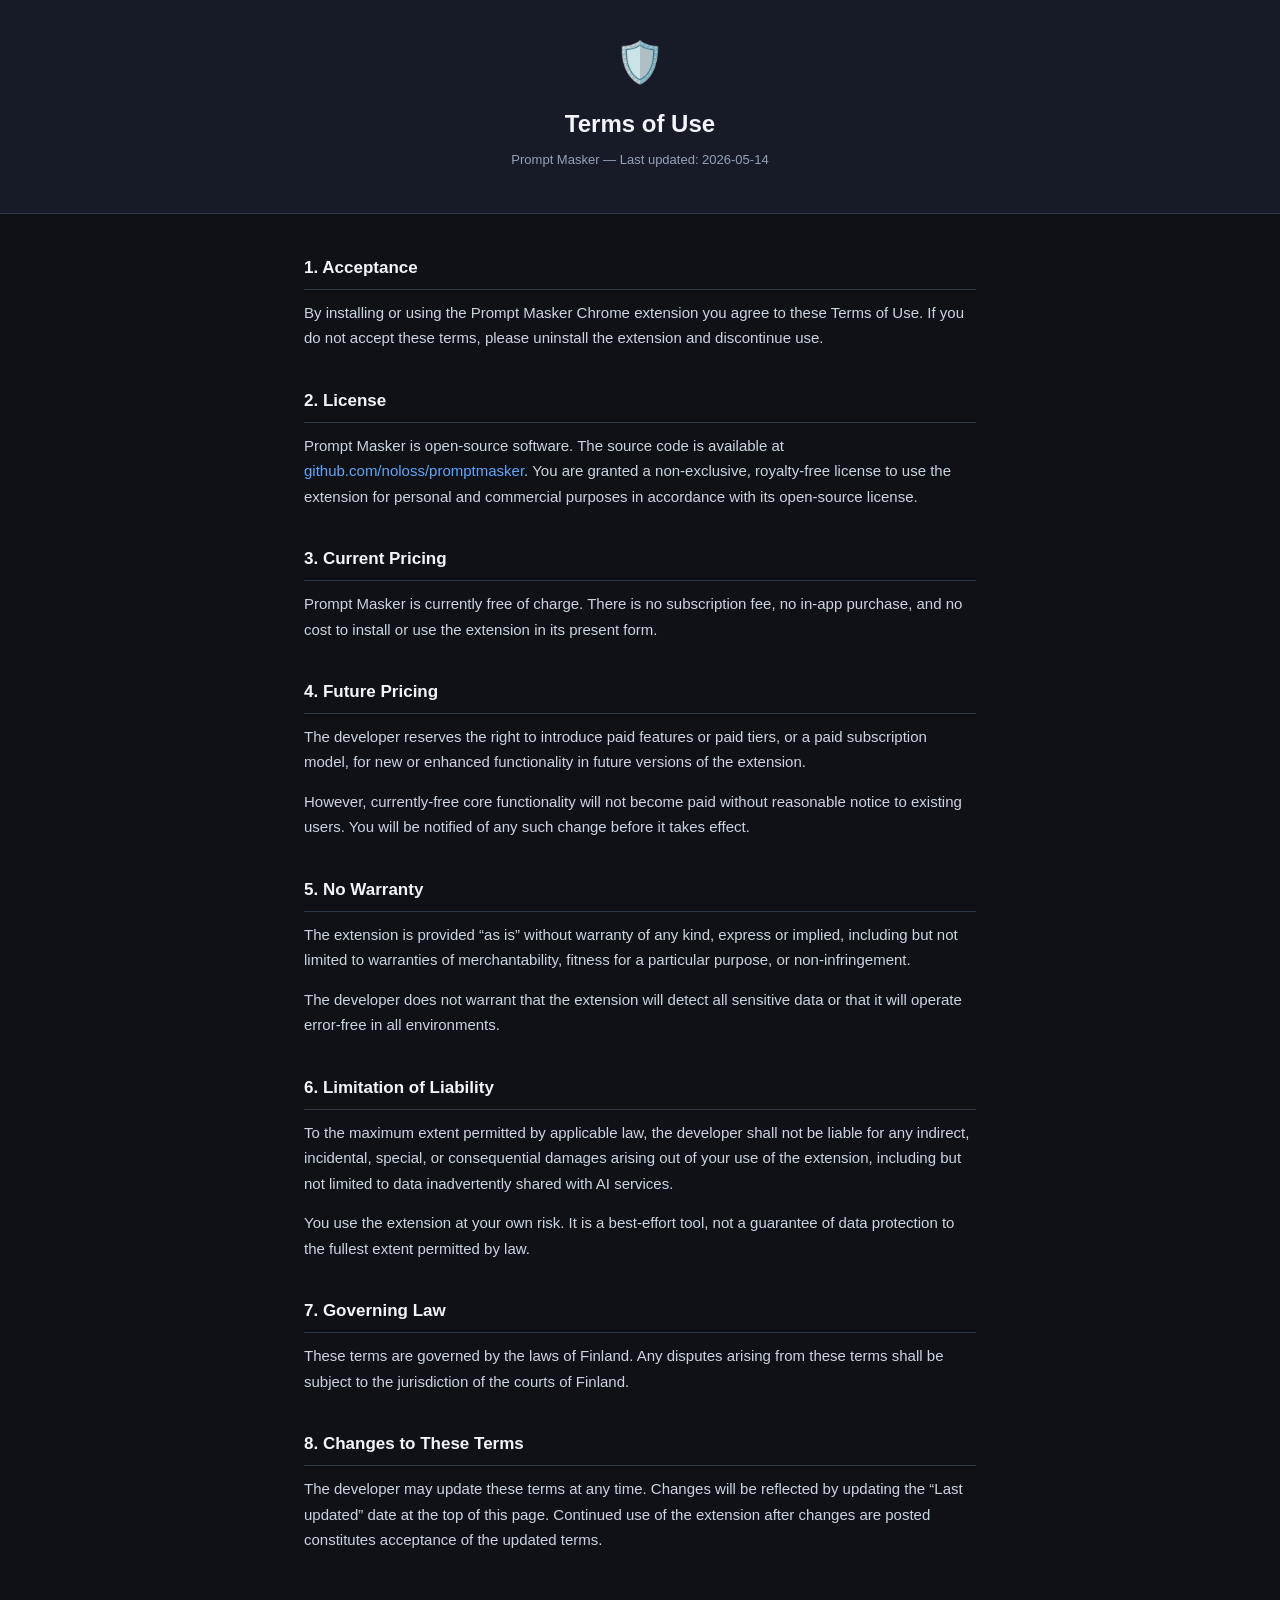
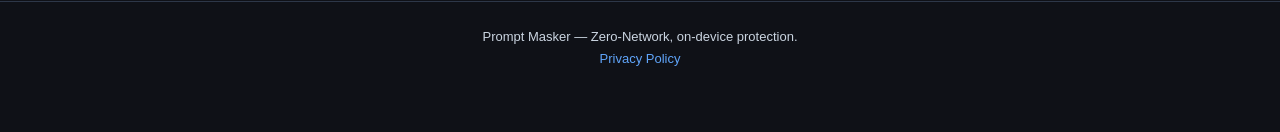
<file: extension/terms.html>
<!DOCTYPE html>
<html lang="en">
<head>
  <meta charset="UTF-8" />
  <meta name="viewport" content="width=device-width, initial-scale=1.0" />
  <title>Terms of Use — Prompt Masker</title>
  <style>
    *, *::before, *::after { box-sizing: border-box; margin: 0; padding: 0; }
    body {
      background: #0f1117;
      color: #e2e8f0;
      font-family: -apple-system, BlinkMacSystemFont, 'Segoe UI', sans-serif;
      font-size: 15px;
      line-height: 1.7;
      padding: 0 0 48px;
    }
    header {
      background: #161b27;
      border-bottom: 1px solid #2d3748;
      padding: 28px 24px;
      text-align: center;
    }
    header .shield { font-size: 40px; display: block; margin-bottom: 8px; }
    header h1 { font-size: 24px; font-weight: 700; color: #f1f5f9; }
    header p { color: #94a3b8; font-size: 13px; margin-top: 4px; }
    .container {
      max-width: 720px;
      margin: 40px auto;
      padding: 0 24px;
    }
    h2 {
      font-size: 17px;
      font-weight: 700;
      color: #f1f5f9;
      margin: 36px 0 10px;
      padding-bottom: 6px;
      border-bottom: 1px solid #2d3748;
    }
    p { margin-bottom: 14px; color: #cbd5e1; }
    ul { margin: 0 0 14px 20px; color: #cbd5e1; }
    li { margin-bottom: 6px; }
    a { color: #60a5fa; text-decoration: none; }
    a:hover { text-decoration: underline; }
    footer {
      margin-top: 48px;
      text-align: center;
      color: #64748b;
      font-size: 13px;
      border-top: 1px solid #2d3748;
      padding-top: 24px;
    }
  </style>
</head>
<body>
  <header>
    <span class="shield">🛡️</span>
    <h1>Terms of Use</h1>
    <p>Prompt Masker &mdash; Last updated: 2026-05-14</p>
  </header>

  <div class="container">

    <h2>1. Acceptance</h2>
    <p>
      By installing or using the Prompt Masker Chrome extension you agree to these Terms of Use.
      If you do not accept these terms, please uninstall the extension and discontinue use.
    </p>

    <h2>2. License</h2>
    <p>
      Prompt Masker is open-source software. The source code is available at
      <a href="https://github.com/noloss/promptmasker" target="_blank" rel="noopener">
        github.com/noloss/promptmasker</a>.
      You are granted a non-exclusive, royalty-free license to use the extension for personal
      and commercial purposes in accordance with its open-source license.
    </p>

    <h2>3. Current Pricing</h2>
    <p>
      Prompt Masker is currently free of charge. There is no subscription fee, no in-app
      purchase, and no cost to install or use the extension in its present form.
    </p>

    <h2>4. Future Pricing</h2>
    <p>
      The developer reserves the right to introduce paid features or paid tiers, or a paid
      subscription model, for new or enhanced functionality in future versions of the extension.
    </p>
    <p>
      However, currently-free core functionality will not become paid without reasonable notice
      to existing users. You will be notified of any such change before it takes effect.
    </p>

    <h2>5. No Warranty</h2>
    <p>
      The extension is provided &ldquo;as is&rdquo; without warranty of any kind, express or
      implied, including but not limited to warranties of merchantability, fitness for a
      particular purpose, or non-infringement.
    </p>
    <p>
      The developer does not warrant that the extension will detect all sensitive data or that
      it will operate error-free in all environments.
    </p>

    <h2>6. Limitation of Liability</h2>
    <p>
      To the maximum extent permitted by applicable law, the developer shall not be liable for
      any indirect, incidental, special, or consequential damages arising out of your use of
      the extension, including but not limited to data inadvertently shared with AI services.
    </p>
    <p>
      You use the extension at your own risk. It is a best-effort tool, not a guarantee of
      data protection to the fullest extent permitted by law.
    </p>

    <h2>7. Governing Law</h2>
    <p>
      These terms are governed by the laws of Finland. Any disputes arising from these terms
      shall be subject to the jurisdiction of the courts of Finland.
    </p>

    <h2>8. Changes to These Terms</h2>
    <p>
      The developer may update these terms at any time. Changes will be reflected by updating
      the &ldquo;Last updated&rdquo; date at the top of this page. Continued use of the
      extension after changes are posted constitutes acceptance of the updated terms.
    </p>

  </div>

  <footer>
    <p>
      Prompt Masker &mdash; Zero-Network, on-device protection.<br />
      <a href="privacy_policy.html">Privacy Policy</a>
    </p>
  </footer>
</body>
</html>
</file>
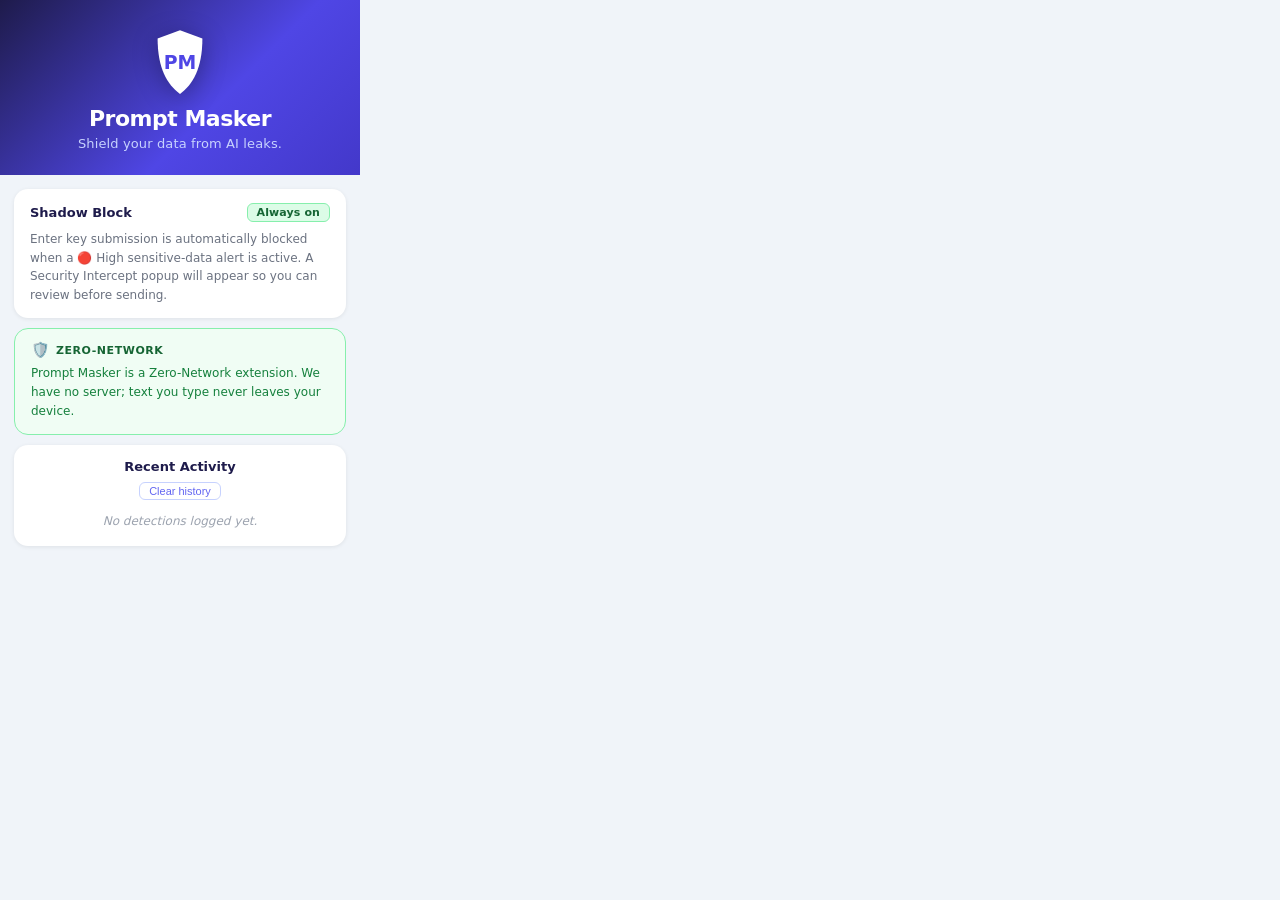
<file: extension/popup/popup.html>
<!DOCTYPE html>
<html lang="en">
<head>
  <meta charset="UTF-8" />
  <meta name="viewport" content="width=device-width, initial-scale=1.0" />
  <title>Prompt Masker</title>
  <link rel="stylesheet" href="popup.css" />
</head>
<body>
  <header>
    <svg class="pm-shield" viewBox="0 0 88 112" xmlns="http://www.w3.org/2000/svg" aria-hidden="true">
      <path d="M44,4 L82,18 C82,68 66,96 44,112 C22,96 6,68 6,18 Z" fill="#FFFFFF" />
      <text x="44" y="70" font-family="system-ui, sans-serif" font-size="32" font-weight="900" fill="#4F46E5" text-anchor="middle">PM</text>
    </svg>
    <h1>Prompt Masker</h1>
    <p class="pm-tagline">Shield your data from AI leaks.</p>
  </header>

  <main>
    <section class="pm-settings pm-card">
      <div class="pm-toggle-row">
        <span class="pm-toggle-label">Shadow Block</span>
        <span class="pm-badge-on">Always on</span>
      </div>
      <p class="pm-setting-desc">
        Enter key submission is automatically blocked when a 🔴 High
        sensitive-data alert is active. A Security Intercept popup will appear
        so you can review before sending.
      </p>
    </section>

    <section class="pm-zero-network pm-card" aria-label="Zero-Network privacy notice">
      <div class="pm-zero-network-header">
        <span class="pm-zero-network-icon" aria-hidden="true">🛡️</span>
        <span class="pm-zero-network-badge">Zero-Network</span>
      </div>
      <p class="pm-zero-network-msg">
        Prompt Masker is a Zero-Network extension. We have no server; text you type never leaves your device.
      </p>
    </section>

    <section class="pm-activity pm-card" aria-label="Recent Activity">
      <div class="pm-activity-header">
        <span class="pm-activity-title">Recent Activity</span>
        <button id="pm-clear-history" class="pm-btn-clear">Clear history</button>
      </div>
      <ul id="pm-activity-list" class="pm-activity-list"></ul>
      <p id="pm-activity-empty" class="pm-activity-empty">No detections logged yet.</p>
    </section>
  </main>

  <script src="popup.js" type="module"></script>
</body>
</html>
</file>
<file: extension/popup/popup.css>
*, *::before, *::after { box-sizing: border-box; margin: 0; padding: 0; }

body {
  width: 360px;
  font-family: system-ui, sans-serif;
  font-size: 14px;
  color: #1e1b4b;
  background: #F0F4F9;
}

/* ── Header ──────────────────────────────────────────────────────────────── */

header {
  display: flex;
  flex-direction: column;
  align-items: center;
  padding: 28px 20px 24px;
  background: linear-gradient(135deg, #1E1B4B 0%, #4F46E5 60%, #4338CA 100%);
  color: #fff;
  text-align: center;
}

.pm-shield {
  width: 52px;
  height: 66px;
  margin-bottom: 12px;
  filter: drop-shadow(0 4px 12px rgba(0, 0, 0, 0.3));
}

header h1 {
  font-size: 22px;
  font-weight: 900;
  letter-spacing: -0.5px;
  color: #fff;
}

.pm-tagline {
  margin-top: 5px;
  font-size: 13px;
  font-weight: 400;
  color: #C7D2FE;
  letter-spacing: 0.01em;
}

/* ── Main body ───────────────────────────────────────────────────────────── */

main {
  padding: 14px;
  display: flex;
  flex-direction: column;
  gap: 10px;
}

/* Shared card shell */
.pm-card {
  background: #fff;
  border-radius: 14px;
  padding: 14px 16px;
  box-shadow: 0 1px 4px rgba(0, 0, 0, 0.08);
}

/* ── Settings card ───────────────────────────────────────────────────────── */

.pm-toggle-row {
  display: flex;
  align-items: center;
  justify-content: space-between;
  gap: 8px;
}

.pm-toggle-label {
  font-size: 13px;
  font-weight: 600;
  color: #1e1b4b;
}

.pm-badge-on {
  font-size: 11px;
  font-weight: 700;
  color: #166534;
  background: #dcfce7;
  border: 1px solid #86efac;
  border-radius: 6px;
  padding: 2px 9px;
  white-space: nowrap;
  flex-shrink: 0;
  letter-spacing: 0.01em;
}

.pm-setting-desc {
  margin-top: 8px;
  font-size: 12px;
  color: #6b7280;
  line-height: 1.55;
}

/* ── Zero-Network card ───────────────────────────────────────────────────── */

.pm-zero-network {
  background: #f0fdf4;
  border: 1px solid #86efac;
  box-shadow: none;
}

.pm-zero-network-header {
  display: flex;
  align-items: center;
  gap: 6px;
  margin-bottom: 6px;
}

.pm-zero-network-icon {
  font-size: 15px;
  line-height: 1;
}

.pm-zero-network-badge {
  font-size: 11px;
  font-weight: 700;
  color: #166534;
  text-transform: uppercase;
  letter-spacing: 0.05em;
}

.pm-zero-network-msg {
  font-size: 12px;
  color: #15803d;
  line-height: 1.55;
}

/* ── Activity card ───────────────────────────────────────────────────────── */

.pm-activity-header {
  display: flex;
  flex-direction: column;
  align-items: center;
  gap: 8px;
  margin-bottom: 10px;
}

.pm-activity-title {
  font-size: 13px;
  font-weight: 600;
  color: #1e1b4b;
}

.pm-btn-clear {
  font-size: 11px;
  font-weight: 500;
  color: #6366f1;
  background: none;
  border: 1px solid #c7d2fe;
  border-radius: 6px;
  padding: 2px 9px;
  cursor: pointer;
  white-space: nowrap;
  flex-shrink: 0;
  transition: background 0.12s, color 0.12s;
}

.pm-btn-clear:hover {
  background: #eef2ff;
  color: #4338ca;
}

.pm-btn-clear:focus-visible {
  outline: 3px solid #6366f1;
  outline-offset: 2px;
}

.pm-activity-list {
  list-style: none;
  display: flex;
  flex-direction: column;
  gap: 5px;
}

.pm-activity-item {
  font-size: 12px;
  color: #374151;
  line-height: 1.5;
  padding: 6px 10px 6px 12px;
  background: #F8FAFC;
  border: 1px solid #e0e7ff;
  border-radius: 8px;
  border-left: 3px solid #e0e7ff;
  word-break: break-word;
}

.pm-activity-item[data-severity="high"]   { border-left-color: #EF4444; }
.pm-activity-item[data-severity="medium"] { border-left-color: #F97316; }
.pm-activity-item[data-severity="low"]    { border-left-color: #EAB308; }

.pm-activity-empty {
  font-size: 12px;
  color: #9ca3af;
  font-style: italic;
  text-align: center;
  padding: 4px 0;
}
</file>
